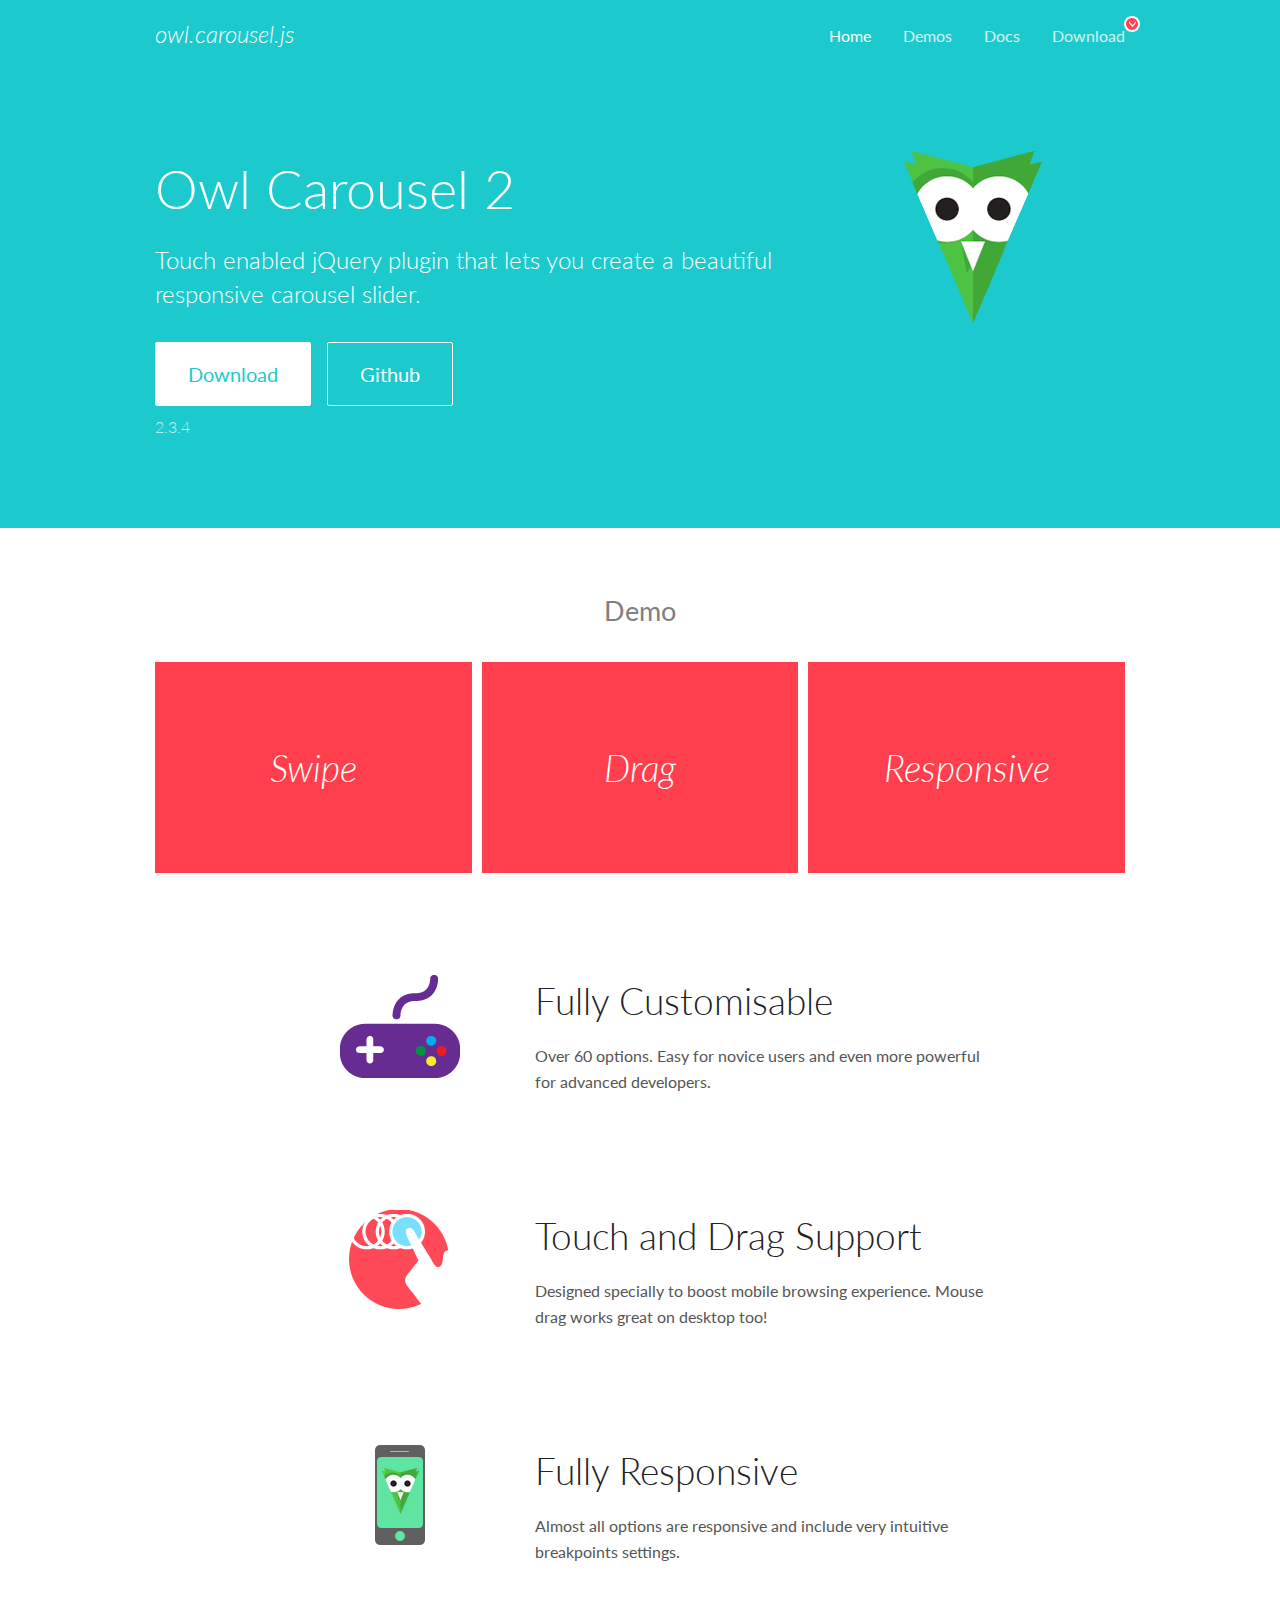
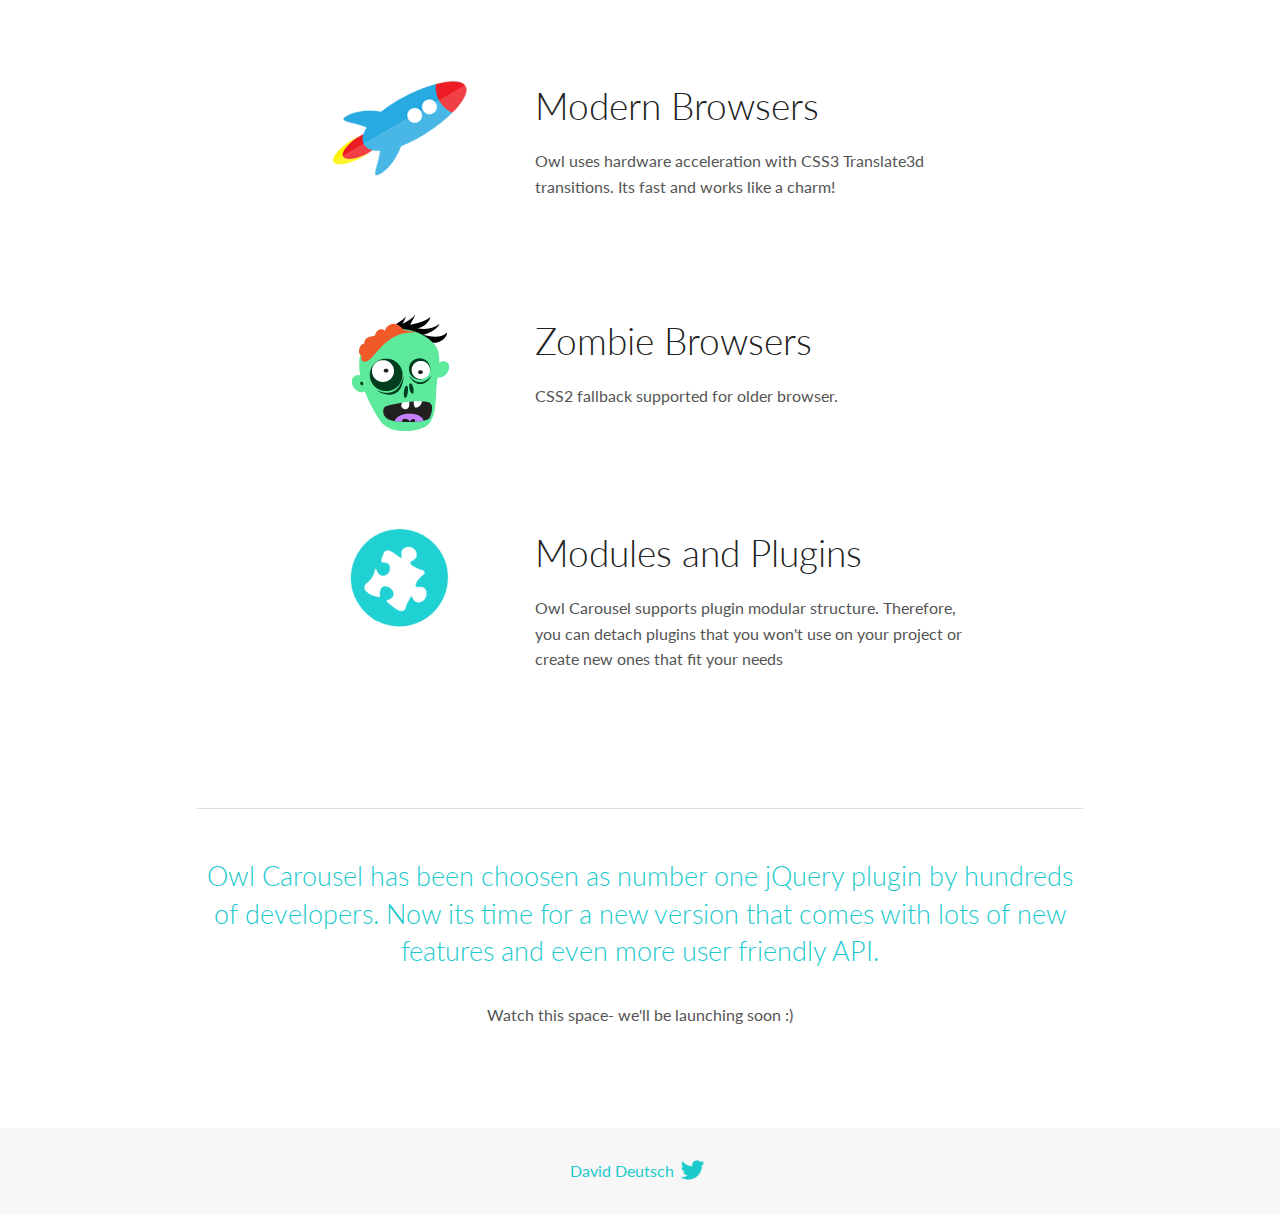
<file: resources/OwlCarousel2-2.3.4/docs/index.html>
<!DOCTYPE html>
<html lang="en">
  <head>

    <!-- head -->
    <meta charset="utf-8">
    <meta name="msapplication-tap-highlight" content="no" />
    <meta name="viewport" content="width=device-width, initial-scale=1.0" />
    <meta name="description" content="Touch enabled jQuery plugin that lets you create beautiful responsive carousel slider.">
    <meta name="author" content="David Deutsch">
    <title>
      Home | Owl Carousel | 2.3.4
    </title>

    <!-- Stylesheets -->
    <link href='https://fonts.googleapis.com/css?family=Lato:300,400,700,400italic,300italic' rel='stylesheet' type='text/css'>
    <link rel="stylesheet" href="assets/css/docs.theme.min.css">

    <!-- Owl Stylesheets -->
    <link rel="stylesheet" href="assets/owlcarousel/assets/owl.carousel.min.css">
    <link rel="stylesheet" href="assets/owlcarousel/assets/owl.theme.default.min.css">

    <!-- HTML5 shim and Respond.js IE8 support of HTML5 elements and media queries -->

    <!--[if lt IE 9]>
      <script src="https://oss.maxcdn.com/libs/html5shiv/3.7.0/html5shiv.js"></script>
      <script src="https://oss.maxcdn.com/libs/respond.js/1.3.0/respond.min.js"></script>
    <![endif]-->

    <!-- Favicons -->
    <link rel="apple-touch-icon-precomposed" sizes="144x144" href="assets/ico/apple-touch-icon-144-precomposed.png">
    <link rel="shortcut icon" href="assets/ico/favicon.png">
    <link rel="shortcut icon" href="favicon.ico">

    <!-- Yeah i know js should not be in header. Its required for demos.-->

    <!-- javascript -->
    <script src="assets/vendors/jquery.min.js"></script>
    <script src="assets/owlcarousel/owl.carousel.js"></script>
  </head>
  <body>

    <!-- header -->
    <header class="header">
      <div class="row">
        <div class="large-12 columns">
          <div class="brand left">
            <h3>
              <a href="/OwlCarousel2/">owl.carousel.js</a> 
            </h3>
          </div>
          <a id="toggle-nav" class="right">
            <span></span> <span></span> <span></span> 
          </a> 
          <div class="nav-bar">
            <ul class="clearfix">
              <li class="active">
                <a href="/OwlCarousel2/index.html">Home</a> 
              </li>
              <li> <a href="/OwlCarousel2/demos/demos.html">Demos</a>  </li>
              <li> <a href="/OwlCarousel2/docs/started-welcome.html">Docs</a>  </li>
              <li>
                <a href="https://github.com/OwlCarousel2/OwlCarousel2/archive/2.3.4.zip">Download</a> 
                <span class="download"></span> 
              </li>
            </ul>
          </div>
        </div>
      </div>
    </header>

    <!-- home panel -->
    <section id="hero">
      <div class="row">
        <div class="large-8 medium-8 columns">
          <h1>Owl Carousel 2</h1>
          <h4>Touch enabled jQuery plugin that lets you create a beautiful responsive carousel slider.</h4>
          <a href="https://github.com/OwlCarousel2/OwlCarousel2/archive/2.3.4.zip" class="hero-button">Download</a> 
          <a href="https://github.com/OwlCarousel2/OwlCarousel2" class="hero-button outline">Github</a> 
          <p>2.3.4</p>
        </div>
        <div class="large-4 medium-4 columns">
          <img class="owl-logo" src="assets/img/owl-logo.png" alt="mr. Owl">
        </div>
      </div>
    </section>

    <!-- body -->
    <div class="home-demo">
      <div class="row">
        <div class="large-12 columns">
          <h3>Demo</h3>
          <div class="owl-carousel">
            <div class="item">
              <h2>Swipe</h2>
            </div>
            <div class="item">
              <h2>Drag</h2>
            </div>
            <div class="item">
              <h2>Responsive</h2>
            </div>
            <div class="item">
              <h2>CSS3</h2>
            </div>
            <div class="item">
              <h2>Fast</h2>
            </div>
            <div class="item">
              <h2>Easy</h2>
            </div>
            <div class="item">
              <h2>Free</h2>
            </div>
            <div class="item">
              <h2>Upgradable</h2>
            </div>
            <div class="item">
              <h2>Tons of options</h2>
            </div>
            <div class="item">
              <h2>Infinity</h2>
            </div>
            <div class="item">
              <h2>Auto Width</h2>
            </div>
          </div>
        </div>
      </div>
    </div>
    <script>
      var owl = $('.owl-carousel');
      owl.owlCarousel({
        margin: 10,
        loop: true,
        responsive: {
          0: {
            items: 1
          },
          600: {
            items: 2
          },
          1000: {
            items: 3
          }
        }
      })
    </script>

    <!-- features -->
    <div id="features">
      <div class="row">
        <div class="small-12 medium-9 small-centered columns">
          <section class="row feature">
            <div class="medium-4 small-12 columns">
              <img src="assets/img/feature-options.png" alt="">
            </div>
            <div class="medium-8 small-12 columns">
              <h2>Fully Customisable</h2>
              <p>Over 60 options. Easy for novice users and even more powerful for advanced developers.</p>
            </div>
          </section>
          <section class="row feature">
            <div class="medium-4 small-12 columns">
              <img src="assets/img/feature-drag.png" alt="">
            </div>
            <div class="medium-8 small-12 columns">
              <h2>Touch and Drag Support</h2>
              <p>Designed specially to boost mobile browsing experience. Mouse drag works great on desktop too!</p>
            </div>
          </section>
          <section class="row feature">
            <div class="medium-4 small-12 columns">
              <img src="assets/img/feature-responsive.png" alt="">
            </div>
            <div class="medium-8 small-12 columns">
              <h2>Fully Responsive</h2>
              <p>Almost all options are responsive and include very intuitive breakpoints settings.</p>
            </div>
          </section>
          <section class="row feature">
            <div class="medium-4 small-12 columns">
              <img src="assets/img/feature-modern.png" alt="">
            </div>
            <div class="medium-8 small-12 columns">
              <h2>Modern Browsers</h2>
              <p>Owl uses hardware acceleration with CSS3 Translate3d transitions. Its fast and works like a charm! </p>
            </div>
          </section>
          <section class="row feature">
            <div class="medium-4 small-12 columns">
              <img src="assets/img/feature-zombie.png" alt="">
            </div>
            <div class="medium-8 small-12 columns">
              <h2>Zombie Browsers</h2>
              <p>CSS2 fallback supported for older browser.</p>
            </div>
          </section>
          <section class="row feature">
            <div class="medium-4 small-12 columns">
              <img src="assets/img/feature-module.png" alt="">
            </div>
            <div class="medium-8 small-12 columns">
              <h2>Modules and Plugins</h2>
              <p>Owl Carousel supports plugin modular structure. Therefore, you can detach plugins that you won&#x27;t use on your project or create new ones that fit your needs</p>
            </div>
          </section>
        </div>
      </div>
    </div>

    <!-- footer -->
    <section id="teaser-text">
      <div class="row">
        <div class="small-12 medium-11 small-centered columns">
          <hr>
          <h3 id="owl-carousel-has-been-choosen-as-number-one-jquery-plugin-by-hundreds-of-developers-now-its-time-for-a-new-version-that-comes-with-lots-of-new-features-and-even-more-user-friendly-api-">Owl Carousel has been choosen as number one jQuery plugin by hundreds of developers. Now its time for a new version that comes with lots of new features and even more user friendly API.</h3>
          <p>Watch this space- we&#39;ll be launching soon :)</p>
        </div>
      </div>
    </section>

    <!-- footer -->
    <footer class="footer">
      <div class="row">
        <div class="large-12 columns">
          <h5>
            <a href="/OwlCarousel2/docs/support-contact.html">David Deutsch</a> 
            <a id="custom-tweet-button" href="https://twitter.com/share?url=https://github.com/OwlCarousel2/OwlCarousel2&text=Owl Carousel - This is so awesome! " target="_blank"></a> 
          </h5>
        </div>
      </div>
    </footer>

    <!-- vendors -->
    <script src="assets/vendors/highlight.js"></script>
    <script src="assets/js/app.js"></script>
  </body>
</html>
</file>
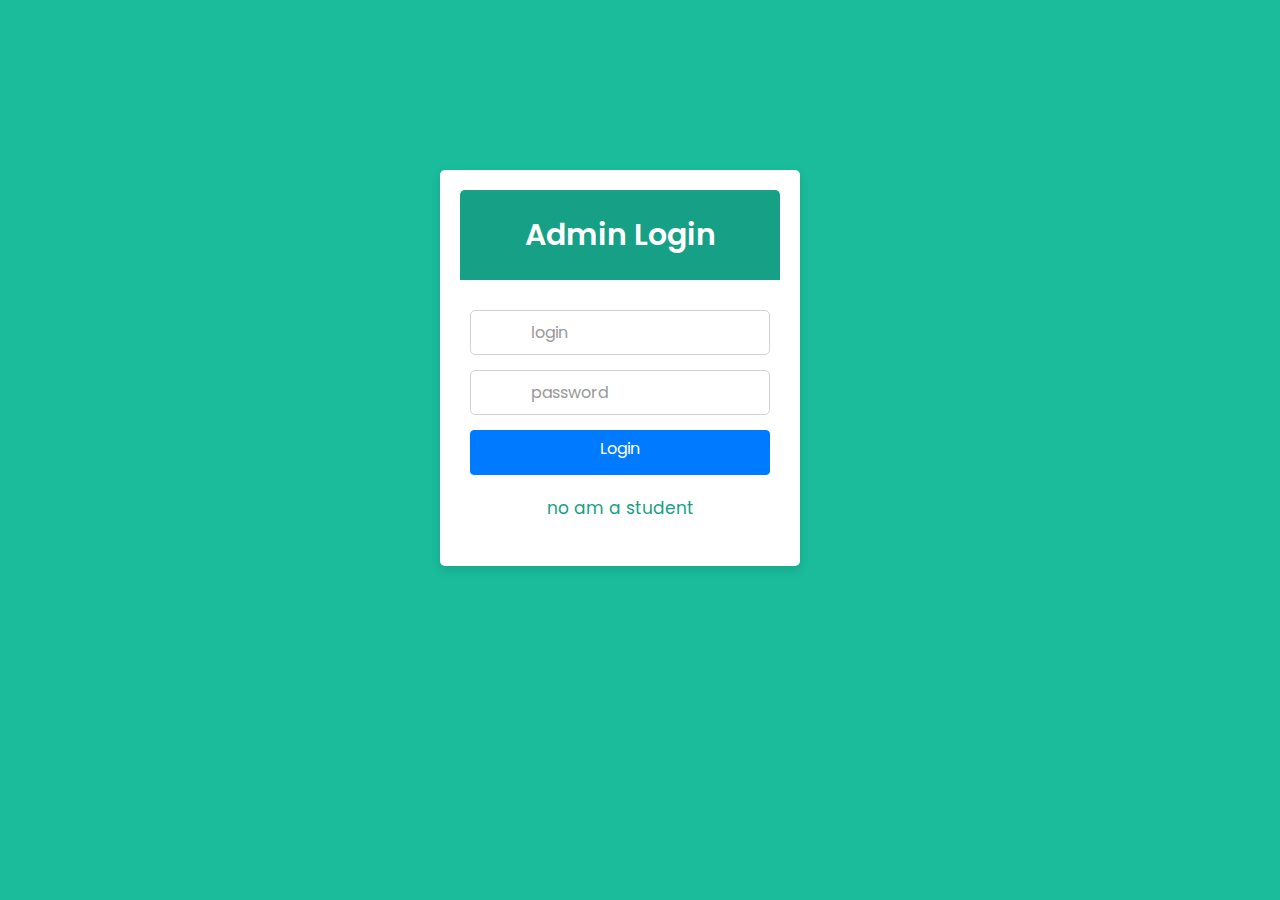
<file: admin_ensa/login_admin.html>
<!DOCTYPE html>
<html lang="en">

<head>
    <meta charset="UTF-8">
    <title>Login</title>
    <link rel="stylesheet" href="https://stackpath.bootstrapcdn.com/bootstrap/4.5.2/css/bootstrap.min.css">
    <link rel="stylesheet" href="../css/login.css">
    <style>
        body {
            font: 14px sans-serif;
        }

        .wrapper {
            width: 360px;
            padding: 20px;
        }
    </style>
</head>

<body>
    <div class="container">
        <div class="wrapper">
            <div class="title"><span>Admin Login</span></div>

            <form action="" method="post">
                <div class="row">
        
                    <input type="text" name="login" class="form-control " placeholder="login">
                    <span class="invalid-feedback"></span>
                </div>
                <div class="row">
                
                    <input type="password" name="password" class="form-control" placeholder="password">
                    <span class="invalid-feedback"></span>
                </div>
                <div class="row button">
                    <a href ="admin.html" class="btn btn-primary" style="display: flex;justify-self:flex-end;width:100%;justify-content:center;">Login</a>
                </div>
                <div class="signup-link"><a href="../student/login.html">no am a student</a></div>
            </form>
        </div>
    </div>
</body>
</html>
</file>
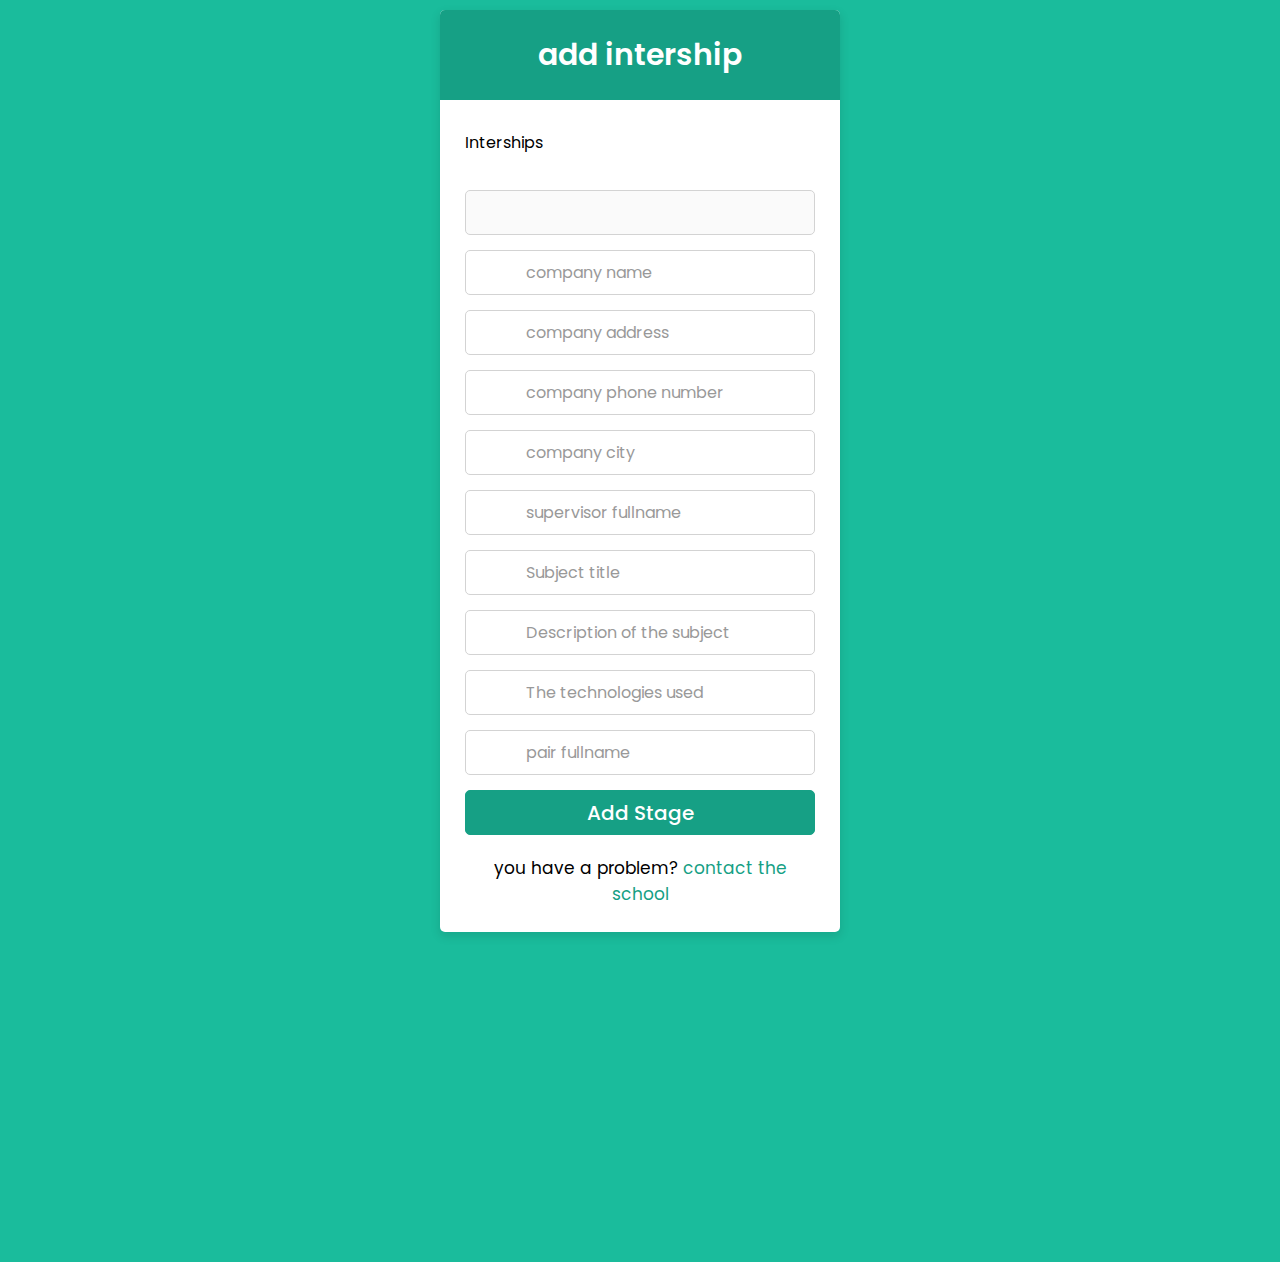
<file: student/add_stage.html>
<!DOCTYPE html>
<!-- Created By CodingLab - www.codinglabweb.com -->
<html lang="en" dir="ltr">

<head>
  <meta charset="utf-8">
  <meta name="viewport" content="width=device-width, initial-scale=1.0">
  <!-- <title>Login Form | CodingLab</title> -->
  <link rel="stylesheet" href="../css/login.css">
  <link rel="stylesheet" href="https://cdnjs.cloudflare.com/ajax/libs/font-awesome/5.15.2/css/all.min.css" />
</head>

<body onload="t()">
  <div class="container">
    <div class="wrapper" style="position:relative;bottom:10em;">
      <div class="title"><span>add intership</span></div>
      <form action="" method="post">
        <div class="row">
                <option>Interships</option>
            </select>
        </div>
        <div class="row">
          <input type="text" disabled name="apogee" id="apogee" value="" required>
        </div>
        <div class="row">
          <input type="text" name="cname" placeholder="company name" required>
        </div>
        <div class="row">
          <input type="text" name="caddress" placeholder="company address" required>
        </div>
        <div class="row">
          <input type="text" name="cphone" placeholder="company phone number" required>
        </div>
        <div class="row">
          <input type="text" name="ccity" placeholder="company city" required>
        </div>
        <div class="row">
          <input type="text" name="sfullname" placeholder="supervisor fullname" required>
        </div>
        <div class="row">
          <input type="text" name="stitle" placeholder="Subject title" required>
        </div>
        <div class="row">
          <input type="text" name="dsubject" placeholder="Description of the subject" required>
        </div>
        <div class="row">
          <input type="text" name="tused" placeholder="The technologies used" required>
        </div>
        <div class="row">
          <input type="text" name="pfullname" placeholder="pair fullname" required>
        </div>
        <div class="row button">
          <a href="./student.html"><input type="button" value="Add Stage" style="justify-content:center;" /></a>
        </div>
        <div class="signup-link">you have a problem? <a href="#">contact the school</a></div>
      </form>
    </div>
  </div>
</body>
</html>
</file>
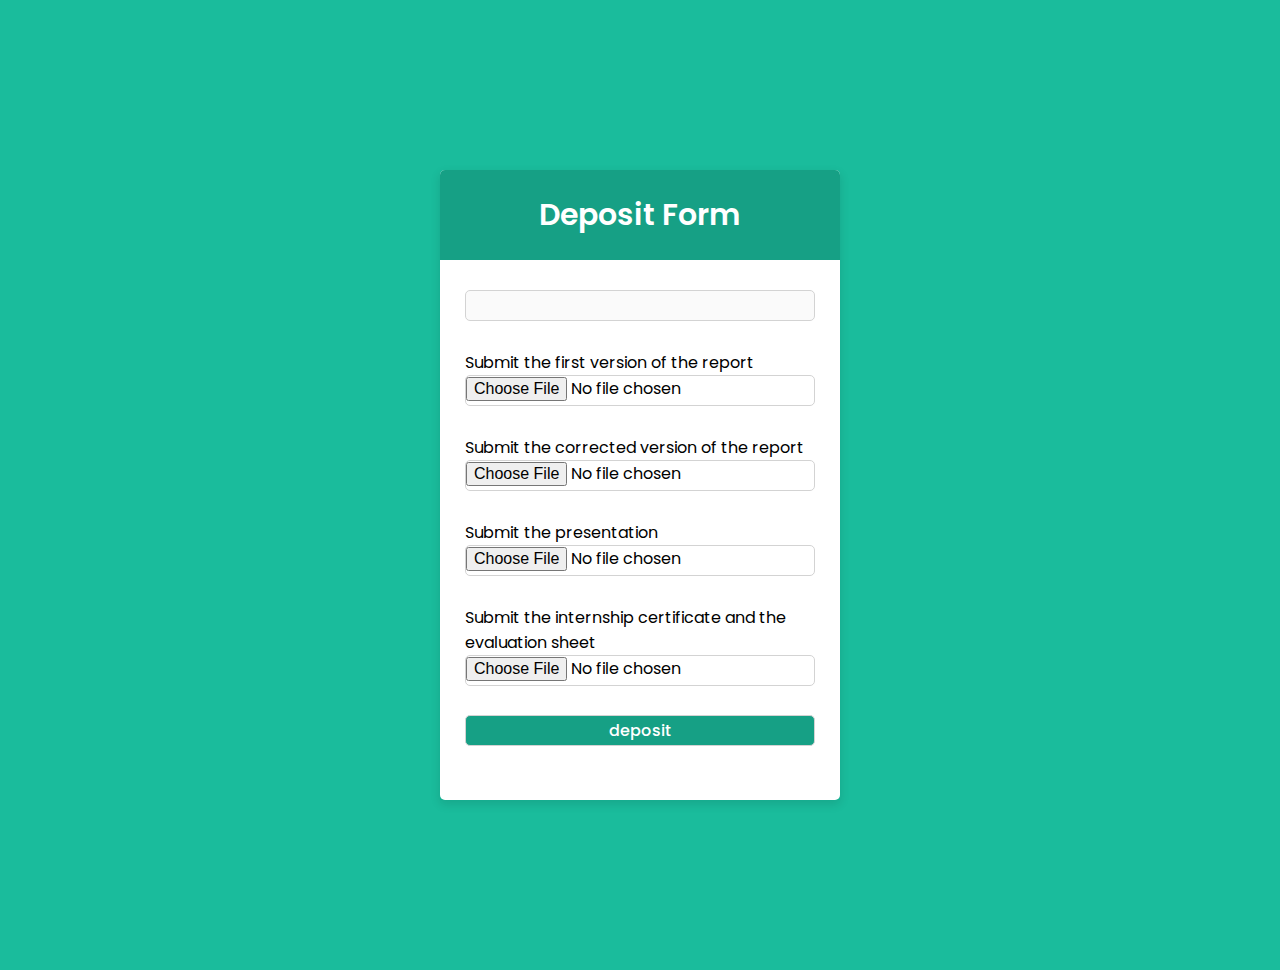
<file: student/deposation.html>
<!DOCTYPE html>
<!-- Created By CodingLab - www.codinglabweb.com -->
<html lang="en" dir="ltr">
  <head>
    <meta charset="utf-8" />
    <meta name="viewport" content="width=device-width, initial-scale=1.0" />
    <!-- <title>Login Form | CodingLab</title> -->
    <link rel="stylesheet" href="../css/login.css" />
    <link
      rel="stylesheet"
      href="https://cdnjs.cloudflare.com/ajax/libs/font-awesome/5.15.2/css/all.min.css"
    />
  </head>
  <body onload="t()">
    <div class="container">
      <div class="wrapper">
        <div class="title"><span>Deposit Form</span></div>
        <form action="" method="post">
          <div class="row">
            <input
              type="text"
              name="apogee"
              id="apogee"
              disabled
              value=""
              required
            />
          </div>
          <label>Submit the first version of the report</label>
          <div class="row"><input type="file"/ name="sfr"></div>
          <label>Submit the corrected version of the report</label>
          <div class="row">
            <input type="file" name="scv" />
          </div>
          <label>Submit the presentation</label>
          <div class="row">
            <input type="file" name="sp" />
          </div>
          <label
            >Submit the internship certificate and the evaluation sheet</label
          >
          <div class="row">
            <input type="file" name="sic" />
          </div>
          <div class="row button">
            <a href="./student.html"><input type="button" value="deposit" style="justify-content:center;" /></a>
          </div>
        </form>
      </div>
    </div>
  </body>
</html>
<style>
  .wrapper form .row input {
    height: 68%;
    width: 100%;
    outline: none;
    padding-left: 60px;
    border-radius: 5px;
    border: 1px solid lightgrey;
    font-size: 16px;
    transition: all 0.3s ease;
  }
  label {
    margin-bottom: 20px;
  }
  .wrapper form .row input {
    height: 68%;
    width: 100%;
    outline: none;
    padding-left: 0px;
    border-radius: 5px;
    border: 1px solid lightgrey;
    font-size: 16px;
    transition: all 0.3s ease;
  }
</style>

<script>
  function t() {
    let itemNew = window.localStorage.getItem("name");
    let id = (document.querySelector("#apogee").value = itemNew);
    console.log(itemNew);
  } 
</script>
</file>
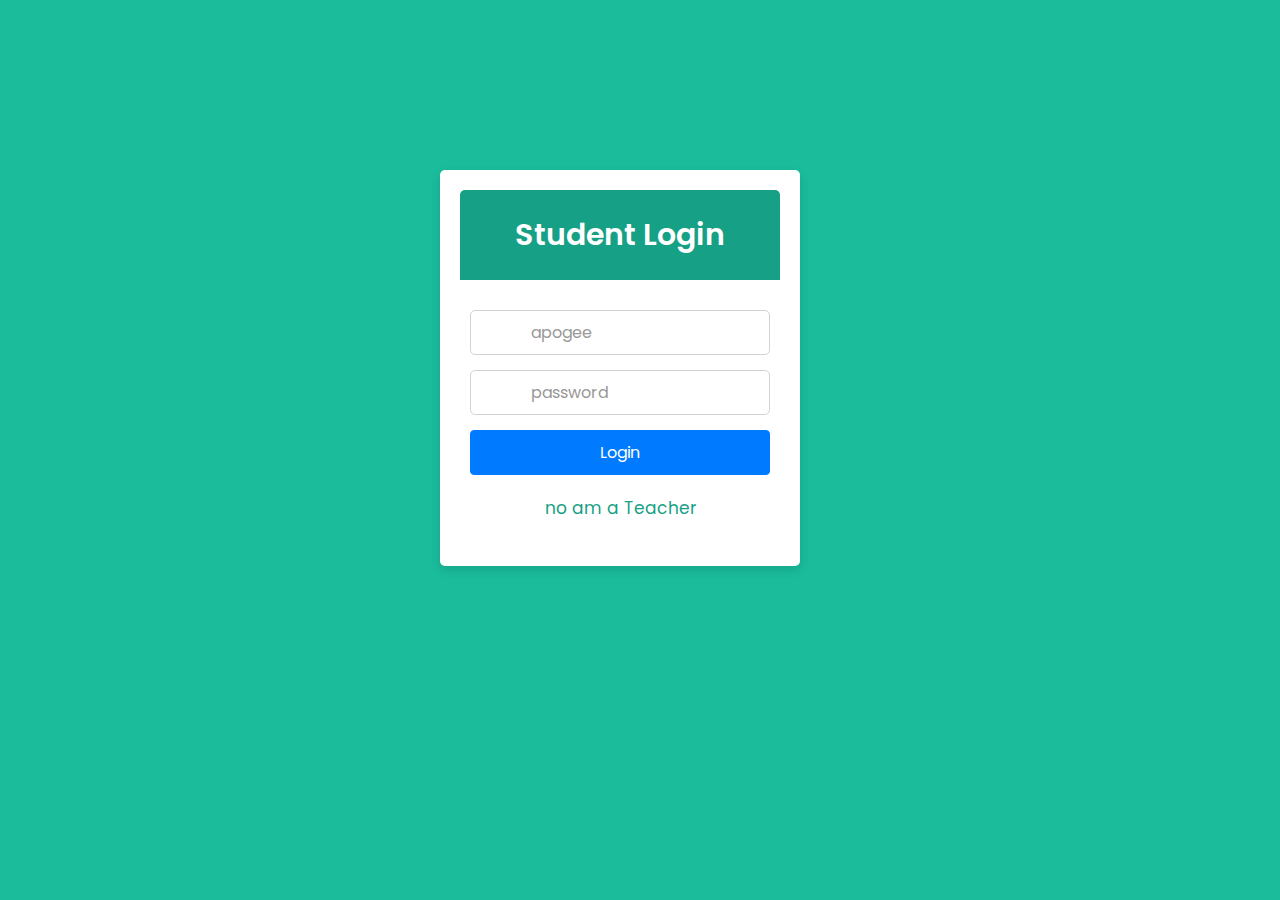
<file: student/login.html>
<!DOCTYPE html>
<html lang="en">

<head>
    <meta charset="UTF-8">
    <title>Login</title>
    <link rel="stylesheet" href="https://stackpath.bootstrapcdn.com/bootstrap/4.5.2/css/bootstrap.min.css">
    <link rel="stylesheet" href="../css/login.css">
    <style>
        body {
            font: 14px sans-serif;
        }

        .wrapper {
            width: 360px;
            padding: 20px;
        }
    </style>
</head>

<body>
    <div class="container">
        <div class="wrapper">
            <div class="title"><span>Student Login</span></div>
          

            <form action="" method="post">
                <div class="row">
        
                    <input type="text" name="apogee" class="form-control " placeholder="apogee">
                    <span class="invalid-feedback"></span>
                </div>
                <div class="row">
                
                    <input type="password" name="password" class="form-control" placeholder="password">
                    <span class="invalid-feedback"></span>
                </div>
                <div class="row button">
                    <a class="btn btn-primary" href="./student.html" style="display:flex;justify-content:center;justify-self:flex-end; width:100%;align-items:center;">Login</a>
                </div>
                <div class="signup-link"><a href="../teacher/login_teacher.html">no am a Teacher</a></div>
            </form>
        </div>
    </div>
</body>
</html>
</file>
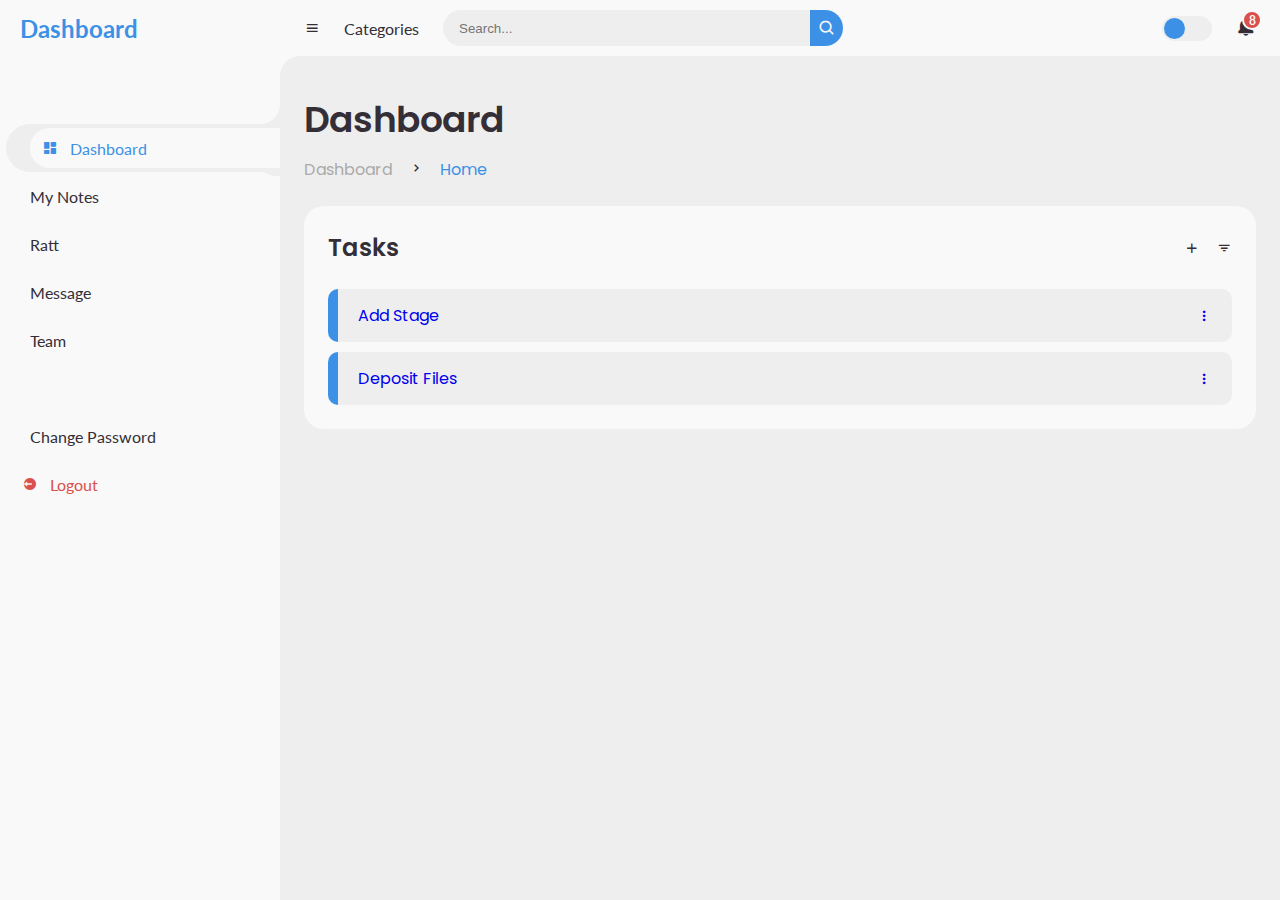
<file: student/student.html>
<!DOCTYPE html>
<html lang="en">
  <head>
    <meta charset="UTF-8" />
    <meta name="viewport" content="width=device-width, initial-scale=1.0" />

    <!-- Boxicons -->
    <link
      href="https://unpkg.com/boxicons@2.0.9/css/boxicons.min.css"
      rel="stylesheet"
    />
    <!-- My CSS -->
    <link rel="stylesheet" href="../css/dashboard.css" />

    <title>AdminHub</title>
  </head>
  <body>
    <!-- SIDEBAR -->
    <section id="sidebar">
      <a href="#" class="brand" style="margin-left: 20px">
        <span class="text">Dashboard</span>
      </a>
      <ul class="side-menu top">
        <li class="active">
          <a href="#" style="margin-left: 20px">
            <i class="bx bxs-dashboard"></i>
            <span class="text">Dashboard</span>
          </a>
        </li>
        <li>
          <a href="#" style="margin-left: 20px">
            <span class="text">My Notes</span>
          </a>
        </li>
        <li>
          <a href="#" style="margin-left: 20px">
            <span class="text">Ratt</span>
          </a>
        </li>
        <li>
          <a href="#" style="margin-left: 20px">
            <span class="text">Message</span>
          </a>
        </li>
        <li>
          <a href="#" style="margin-left: 20px">
            <span class="text">Team</span>
          </a>
        </li>
      </ul>
      <ul class="side-menu">
        <li>
          <a href="./update_profile.html" style="margin-left: 20px">
            <span class="text">Change Password</span>
          </a>
        </li>
        <li>
          <a href="../index.html" class="logout">
            <i class="bx bxs-log-out-circle"></i>
            <span class="text">Logout</span>
          </a>
        </li>
      </ul>
    </section>
    <!-- SIDEBAR -->

    <!-- CONTENT -->
    <section id="content">
      <!-- NAVBAR -->
      <nav>
        <i class="bx bx-menu"></i>
        <a href="#" class="nav-link">Categories</a>
        <form action="#">
          <div class="form-input">
            <input type="search" placeholder="Search..." />
            <button type="submit" class="search-btn">
              <i class="bx bx-search"></i>
            </button>
          </div>
        </form>
        <input type="checkbox" id="switch-mode" hidden />
        <label for="switch-mode" class="switch-mode"></label>
        <a href="#" class="notification">
          <i class="bx bxs-bell"></i>
          <span class="num">8</span>
        </a>
      </nav>
      <!-- NAVBAR -->

      <!-- MAIN -->
      <main>
        <div class="head-title">
          <div class="left">
            <h1>Dashboard</h1>
            <ul class="breadcrumb">
              <li>
                <a href="#">Dashboard</a>
              </li>
              <li><i class="bx bx-chevron-right"></i></li>
              <li>
                <a class="active" href="#">Home</a>
              </li>
            </ul>
          </div>
        </div>
        <div class="table-data">
          <div class="todo">
            <div class="head">
              <h3>Tasks</h3>
              <i class="bx bx-plus"></i>
              <i class="bx bx-filter"></i>
            </div>
            <ul class="todo-list">
              <a href="add_stage.html" 
                ><li class="completed" style="margin-bottom: 10px;">
                  <p>Add Stage</p>
                  <i class="bx bx-dots-vertical-rounded"></i>
                </li>
              </a>
              <a href="deposation.html"
                ><li class="completed">
                  <p>Deposit Files</p>
                  <i class="bx bx-dots-vertical-rounded"></i>
                </li>
              </a>
            </ul>
          </div>
        </div>
      </main>
      <!-- MAIN -->
    </section>
    <!-- CONTENT -->

    <script src="../js/dashboard.js"></script>
  </body>
</html>
</file>
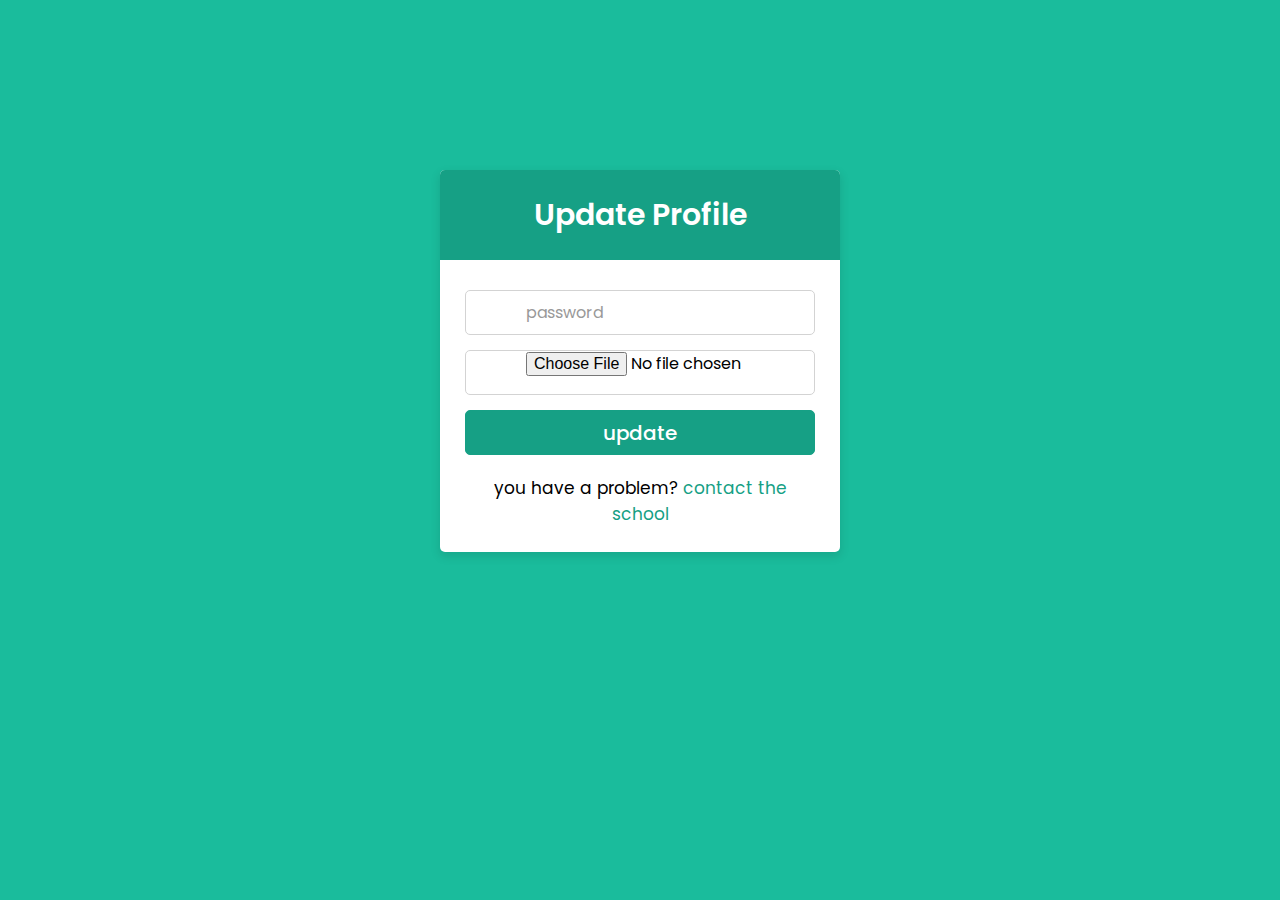
<file: student/update_profile.html>
<html lang="en" dir="ltr">

<head>
  <meta charset="utf-8" />
  <meta name="viewport" content="width=device-width, initial-scale=1.0" />
  <!-- <title>Login Form | CodingLab</title> -->
  <link rel="stylesheet" href="../css/login.css" />
  <link rel="stylesheet" href="https://cdnjs.cloudflare.com/ajax/libs/font-awesome/5.15.2/css/all.min.css" />
</head>

<body>
  <div class="container">
    <div class="wrapper">
      <div class="title"><span>Update Profile</span></div>
      <form name="frmUser" method="post" action="#">
        <div class="row">
          <input type="text" name="password" class="txtField" placeholder="password" value=""  />
        </div>
        <div class="row">
          <input type="file" name="picture" class="txtField" value="" />
        </div>
        <div class="row button">
          <a href="./student.html"><input type="button" value="update" style="justify-content:center;" /></a>
        </div>
        <div class="signup-link">
          you have a problem? <a href="#">contact the school</a>
        </div>
      </form>
    </div>
  </div>
</body>

</html>
</file>
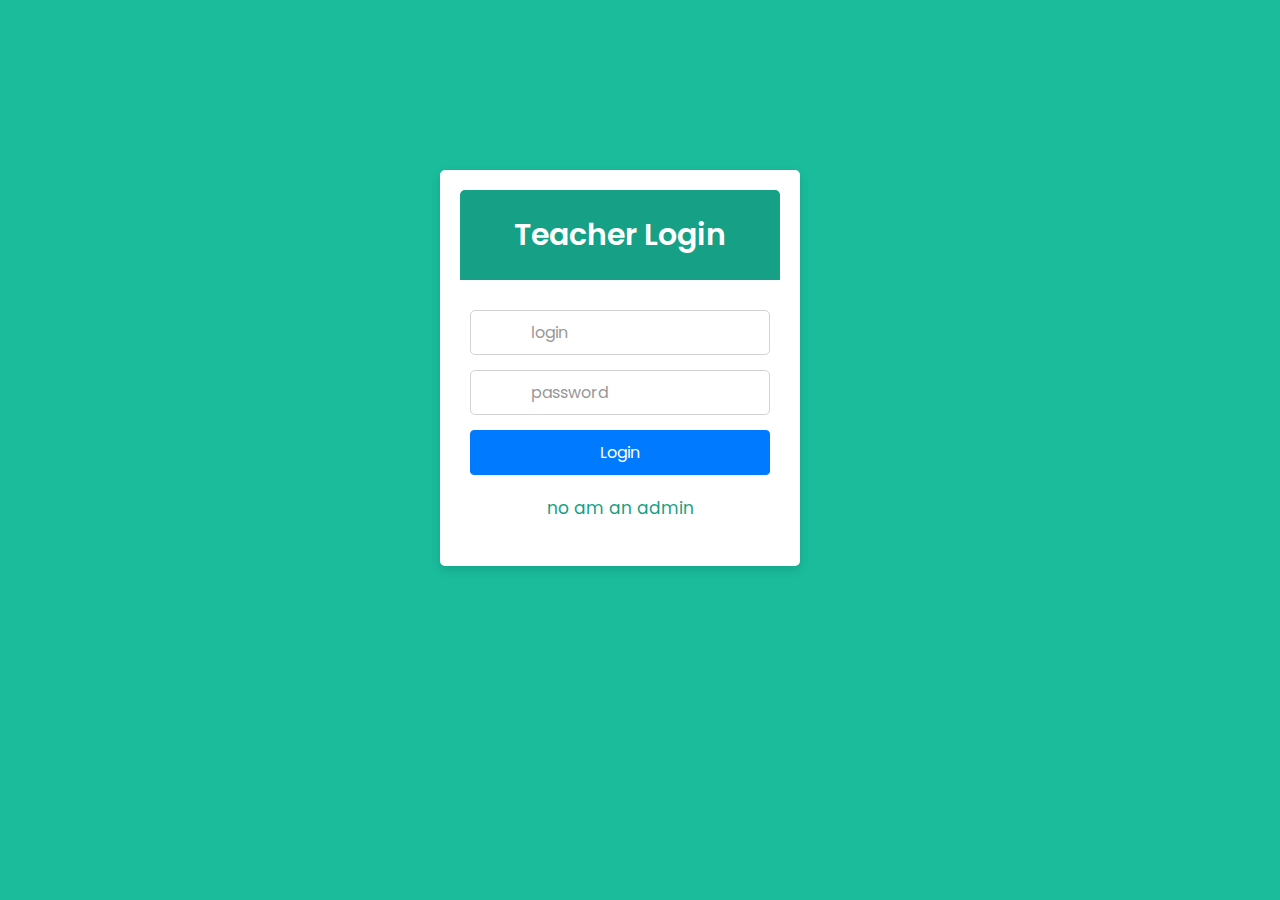
<file: teacher/login_teacher.html>
<!DOCTYPE html>
<html lang="en">

<head>
    <meta charset="UTF-8">
    <title>Login</title>
    <link rel="stylesheet" href="https://stackpath.bootstrapcdn.com/bootstrap/4.5.2/css/bootstrap.min.css">
    <link rel="stylesheet" href="../css/login.css">
    <style>
        body {
            font: 14px sans-serif;
        }

        .wrapper {
            width: 360px;
            padding: 20px;
        }
    </style>
</head>

<body>
    <div class="container">
        <div class="wrapper">
            <div class="title"><span>Teacher Login</span></div>
            <form action="" method="post">
                <div class="row">
        
                    <input type="text" name="login" class="form-control " placeholder="login">
                    <span class="invalid-feedback"></span>
                </div>
                <div class="row">
                
                    <input type="password" name="password" class="form-control" placeholder="password">
                    <span class="invalid-feedback"></span>
                </div>
                <div class="row button">
                    <a class="btn btn-primary" href="./teacher.html" style="display:flex;justify-content:center;justify-self:flex-end; width:100%;align-items:center;">Login</a>
                </div>
               <div class="signup-link"><a href="../admin_ensa/login_admin.html">no am an admin</a></div>
            </form>
        </div>
    </div>
</body>
</html>
</file>
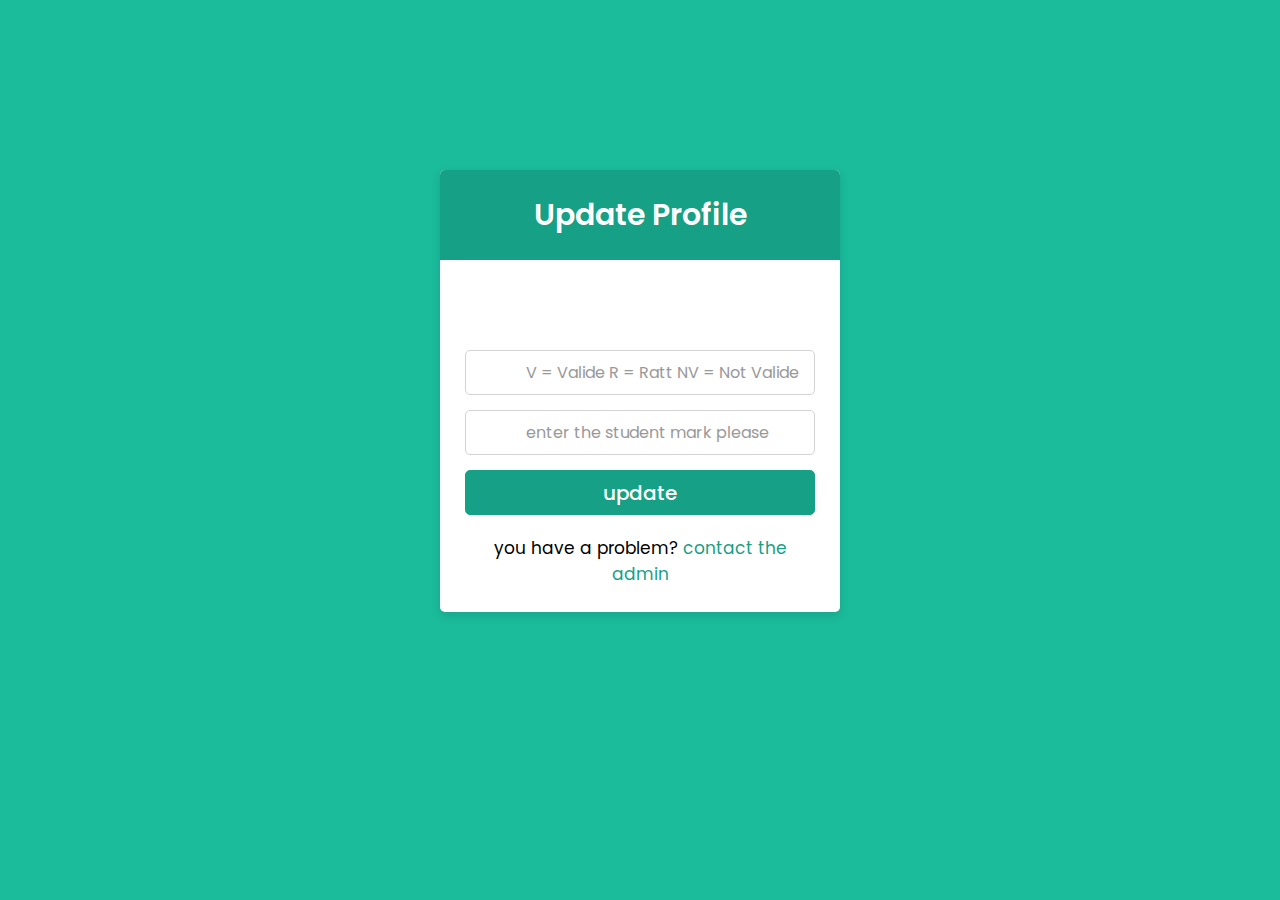
<file: teacher/noting.html>
<!DOCTYPE html>
<html lang="en" dir="ltr">

<head>
    <meta charset="utf-8" />
    <meta name="viewport" content="width=device-width, initial-scale=1.0" />
    <link rel="stylesheet" href="../css/login.css" />
    <link rel="stylesheet" href="https://cdnjs.cloudflare.com/ajax/libs/font-awesome/5.15.2/css/all.min.css" />
</head>

<body>
    <div class="container">
        <div class="wrapper">
            <div class="title"><span>Update Profile</span></div>
            <form name="frmUser" method="post" action="">
                <div class="row">

                    <input type="hidden" name="id" class="txtField" value="" />
                </div>
                <div class="row">
                    <input type="text" name="validation" class="apogee" placeholder="V = Valide R = Ratt NV = Not Valide" value="">
                </div>
                <div class="row">
                    <input type="text" name="mark" class="apogee" placeholder="enter the student mark please" value="">
                </div>
                <div class="row button">
                    <a href="./teacher.html"><input type="button" value="update" style="justify-content:center;" /></a>
                  </div>
                <div class="signup-link">
                    you have a problem? <a href="#">contact the admin</a>
                </div>
            </form>
        </div>
    </div>
</body>

</html>
<script>
</file>
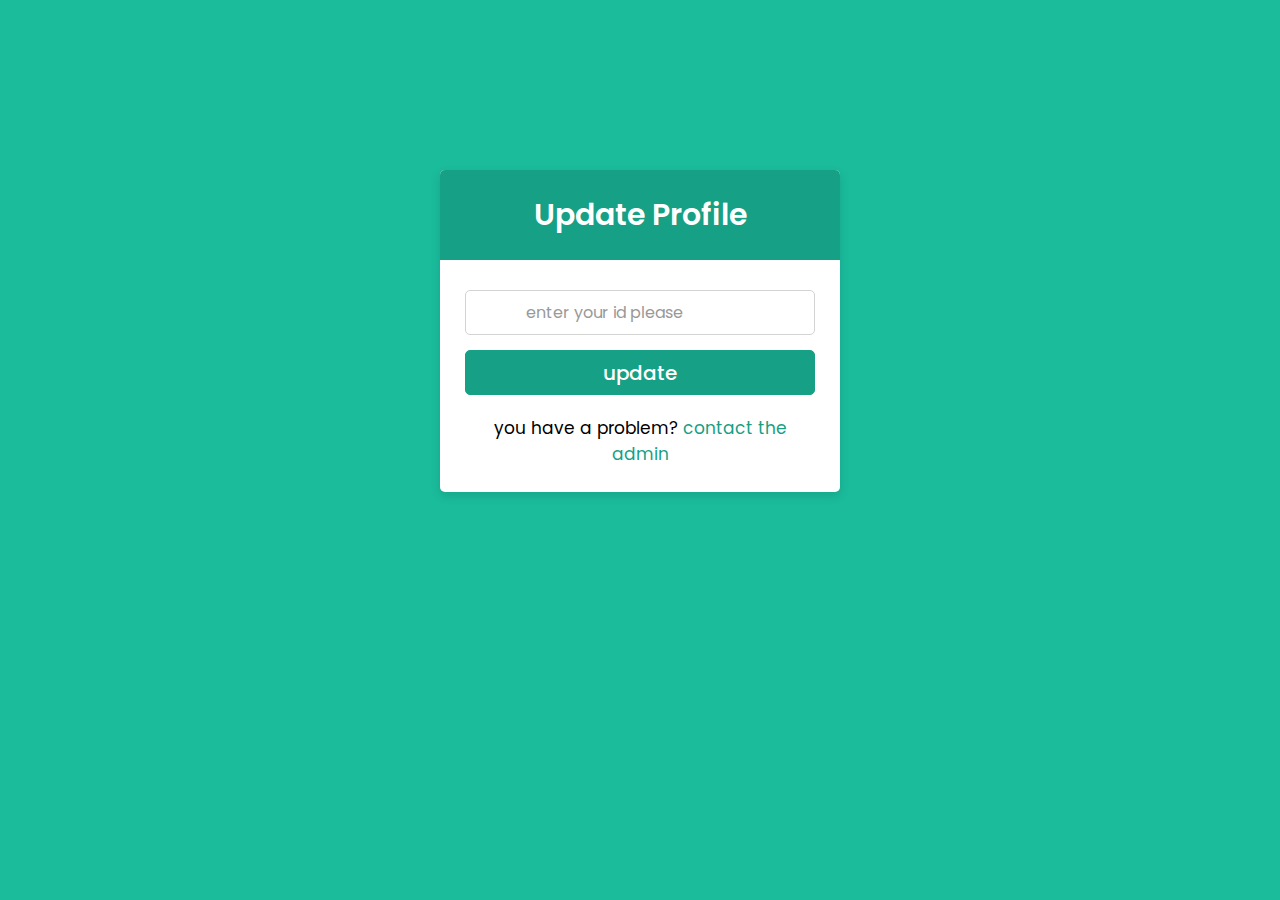
<file: teacher/supervise.html>
<!DOCTYPE html>
<html lang="en" dir="ltr">
<head>
  <meta charset="utf-8" />
  <meta name="viewport" content="width=device-width, initial-scale=1.0" />
  <link rel="stylesheet" href="../css/login.css" />
  <link rel="stylesheet" href="https://cdnjs.cloudflare.com/ajax/libs/font-awesome/5.15.2/css/all.min.css" />
</head>
<body>
  <div class="container">
    <div class="wrapper">
      <div class="title"><span>Update Profile</span></div>
      <form name="frmUser" method="post" action="">
        <div class="row">
            
          <input type="hidden" name="id" class="txtField" value="" />
          <input type="text" name="id_teacher" class="apogee" placeholder="enter your id please" value="">
        </div>
        <div class="row button">
            <a href="./teacher.html"><input type="button" value="update" style="justify-content:center;" /></a>
          </div>
        <div class="signup-link">
          you have a problem? <a href="#">contact the admin</a>
        </div>
      </form>
    </div>
  </div>
</body>
</html>
<script>
</file>
<file: css/login.css>
@import url('https://fonts.googleapis.com/css2?family=Poppins:wght@200;300;400;500;600;700&display=swap');
*{
  margin: 0;
  padding: 0;
  box-sizing: border-box;
  font-family: 'Poppins',sans-serif;
}
body{
  background: #1abc9c;
}
::selection{
  background: rgba(26,188,156,0.3);
}
.container{
  max-width: 440px;
  padding: 0 20px;
  margin: 170px auto;
}
.wrapper{
  width: 100%;
  background: #fff;
  border-radius: 5px;
  box-shadow: 0px 4px 10px 1px rgba(0,0,0,0.1);
}
.wrapper .title{
  height: 90px;
  background: #16a085;
  border-radius: 5px 5px 0 0;
  color: #fff;
  font-size: 30px;
  font-weight: 600;
  display: flex;
  align-items: center;
  justify-content: center;
}
.wrapper form{
  padding: 30px 25px 25px 25px;
}
.wrapper form .row{
  height: 45px;
  margin-bottom: 15px;
  position: relative;
}
.wrapper form .row input{
  height: 100%;
  width: 100%;
  outline: none;
  padding-left: 60px;
  border-radius: 5px;
  border: 1px solid lightgrey;
  font-size: 16px;
  transition: all 0.3s ease;
}
form .row input:focus{
  border-color: #16a085;
  box-shadow: inset 0px 0px 2px 2px rgba(26,188,156,0.25);
}
form .row input::placeholder{
  color: #999;
}
.wrapper form .row i{
  position: absolute;
  width: 47px;
  height: 100%;
  color: #fff;
  font-size: 18px;
  background: #16a085;
  border: 1px solid #16a085;
  border-radius: 5px 0 0 5px;
  display: flex;
  align-items: center;
  justify-content: center;
}
.wrapper form .pass{
  margin: -8px 0 20px 0;
}
.wrapper form .pass a{
  color: #16a085;
  font-size: 17px;
  text-decoration: none;
}
.wrapper form .pass a:hover{
  text-decoration: underline;
}
.wrapper form .button input{
  color: #fff;
  font-size: 20px;
  font-weight: 500;
  padding-left: 0px;
  background: #16a085;
  border: 1px solid #16a085;
  cursor: pointer;
}
form .button input:hover{
  background: #12876f;
}
.wrapper form .signup-link{
  text-align: center;
  margin-top: 20px;
  font-size: 17px;
}
.wrapper form .signup-link a{
  color: #16a085;
  text-decoration: none;
}
form .signup-link a:hover{
  text-decoration: underline;
}
</file>
<file: css/dashboard.css>
@import url('https://fonts.googleapis.com/css2?family=Lato:wght@400;700&family=Poppins:wght@400;500;600;700&display=swap');

* {
	margin: 0;
	padding: 0;
	box-sizing: border-box;
}

a {
	text-decoration: none;
}

li {
	list-style: none;
}

:root {
	--poppins: 'Poppins', sans-serif;
	--lato: 'Lato', sans-serif;

	--light: #F9F9F9;
	--blue: #3C91E6;
	--light-blue: #CFE8FF;
	--grey: #eee;
	--dark-grey: #AAAAAA;
	--dark: #342E37;
	--red: #DB504A;
	--yellow: #FFCE26;
	--light-yellow: #FFF2C6;
	--orange: #FD7238;
	--light-orange: #FFE0D3;
}

html {
	overflow-x: hidden;
}

body.dark {
	--light: #0C0C1E;
	--grey: #060714;
	--dark: #FBFBFB;
}

body {
	background: var(--grey);
	overflow-x: hidden;
}





/* SIDEBAR */
#sidebar {
	position: fixed;
	top: 0;
	left: 0;
	width: 280px;
	height: 100%;
	background: var(--light);
	z-index: 2000;
	font-family: var(--lato);
	transition: .3s ease;
	overflow-x: hidden;
	scrollbar-width: none;
}
#sidebar::--webkit-scrollbar {
	display: none;
}
#sidebar.hide {
	width: 60px;
}
#sidebar .brand {
	font-size: 24px;
	font-weight: 700;
	height: 56px;
	display: flex;
	align-items: center;
	color: var(--blue);
	position: sticky;
	top: 0;
	left: 0;
	background: var(--light);
	z-index: 500;
	padding-bottom: 20px;
	box-sizing: content-box;
}
#sidebar .brand .bx {
	min-width: 60px;
	display: flex;
	justify-content: center;
}
#sidebar .side-menu {
	width: 100%;
	margin-top: 48px;
}
#sidebar .side-menu li {
	height: 48px;
	background: transparent;
	margin-left: 6px;
	border-radius: 48px 0 0 48px;
	padding: 4px;
}
#sidebar .side-menu li.active {
	background: var(--grey);
	position: relative;
}
#sidebar .side-menu li.active::before {
	content: '';
	position: absolute;
	width: 40px;
	height: 40px;
	border-radius: 50%;
	top: -40px;
	right: 0;
	box-shadow: 20px 20px 0 var(--grey);
	z-index: -1;
}
#sidebar .side-menu li.active::after {
	content: '';
	position: absolute;
	width: 40px;
	height: 40px;
	border-radius: 50%;
	bottom: -40px;
	right: 0;
	box-shadow: 20px -20px 0 var(--grey);
	z-index: -1;
}
#sidebar .side-menu li a {
	width: 100%;
	height: 100%;
	background: var(--light);
	display: flex;
	align-items: center;
	border-radius: 48px;
	font-size: 16px;
	color: var(--dark);
	white-space: nowrap;
	overflow-x: hidden;
}
#sidebar .side-menu.top li.active a {
	color: var(--blue);
}
#sidebar.hide .side-menu li a {
	width: calc(48px - (4px * 2));
	transition: width .3s ease;
}
#sidebar .side-menu li a.logout {
	color: var(--red);
}
#sidebar .side-menu.top li a:hover {
	color: var(--blue);
}
#sidebar .side-menu li a .bx {
	min-width: calc(60px  - ((4px + 6px) * 2));
	display: flex;
	justify-content: center;
}
/* SIDEBAR */





/* CONTENT */
#content {
	position: relative;
	width: calc(100% - 280px);
	left: 280px;
	transition: .3s ease;
}
#sidebar.hide ~ #content {
	width: calc(100% - 60px);
	left: 60px;
}




/* NAVBAR */
#content nav {
	height: 56px;
	background: var(--light);
	padding: 0 24px;
	display: flex;
	align-items: center;
	grid-gap: 24px;
	font-family: var(--lato);
	position: sticky;
	top: 0;
	left: 0;
	z-index: 1000;
}
#content nav::before {
	content: '';
	position: absolute;
	width: 40px;
	height: 40px;
	bottom: -40px;
	left: 0;
	border-radius: 50%;
	box-shadow: -20px -20px 0 var(--light);
}
#content nav a {
	color: var(--dark);
}
#content nav .bx.bx-menu {
	cursor: pointer;
	color: var(--dark);
}
#content nav .nav-link {
	font-size: 16px;
	transition: .3s ease;
}
#content nav .nav-link:hover {
	color: var(--blue);
}
#content nav form {
	max-width: 400px;
	width: 100%;
	margin-right: auto;
}
#content nav form .form-input {
	display: flex;
	align-items: center;
	height: 36px;
}
#content nav form .form-input input {
	flex-grow: 1;
	padding: 0 16px;
	height: 100%;
	border: none;
	background: var(--grey);
	border-radius: 36px 0 0 36px;
	outline: none;
	width: 100%;
	color: var(--dark);
}
#content nav form .form-input button {
	width: 36px;
	height: 100%;
	display: flex;
	justify-content: center;
	align-items: center;
	background: var(--blue);
	color: var(--light);
	font-size: 18px;
	border: none;
	outline: none;
	border-radius: 0 36px 36px 0;
	cursor: pointer;
}
#content nav .notification {
	font-size: 20px;
	position: relative;
}
#content nav .notification .num {
	position: absolute;
	top: -6px;
	right: -6px;
	width: 20px;
	height: 20px;
	border-radius: 50%;
	border: 2px solid var(--light);
	background: var(--red);
	color: var(--light);
	font-weight: 700;
	font-size: 12px;
	display: flex;
	justify-content: center;
	align-items: center;
}
#content nav .profile img {
	width: 36px;
	height: 36px;
	object-fit: cover;
	border-radius: 50%;
}
#content nav .switch-mode {
	display: block;
	min-width: 50px;
	height: 25px;
	border-radius: 25px;
	background: var(--grey);
	cursor: pointer;
	position: relative;
}
#content nav .switch-mode::before {
	content: '';
	position: absolute;
	top: 2px;
	left: 2px;
	bottom: 2px;
	width: calc(25px - 4px);
	background: var(--blue);
	border-radius: 50%;
	transition: all .3s ease;
}
#content nav #switch-mode:checked + .switch-mode::before {
	left: calc(100% - (25px - 4px) - 2px);
}
/* NAVBAR */





/* MAIN */
#content main {
	width: 100%;
	padding: 36px 24px;
	font-family: var(--poppins);
	max-height: calc(100vh - 56px);
	overflow-y: auto;
}
#content main .head-title {
	display: flex;
	align-items: center;
	justify-content: space-between;
	grid-gap: 16px;
	flex-wrap: wrap;
}
#content main .head-title .left h1 {
	font-size: 36px;
	font-weight: 600;
	margin-bottom: 10px;
	color: var(--dark);
}
#content main .head-title .left .breadcrumb {
	display: flex;
	align-items: center;
	grid-gap: 16px;
}
#content main .head-title .left .breadcrumb li {
	color: var(--dark);
}
#content main .head-title .left .breadcrumb li a {
	color: var(--dark-grey);
	pointer-events: none;
}
#content main .head-title .left .breadcrumb li a.active {
	color: var(--blue);
	pointer-events: unset;
}
#content main .head-title .btn-download {
	height: 36px;
	padding: 0 16px;
	border-radius: 36px;
	background: var(--blue);
	color: var(--light);
	display: flex;
	justify-content: center;
	align-items: center;
	grid-gap: 10px;
	font-weight: 500;
}




#content main .box-info {
	display: grid;
	grid-template-columns: repeat(auto-fit, minmax(240px, 1fr));
	grid-gap: 24px;
	margin-top: 36px;
}
#content main .box-info li {
	padding: 24px;
	background: var(--light);
	border-radius: 20px;
	display: flex;
	align-items: center;
	grid-gap: 24px;
}
#content main .box-info li .bx {
	width: 80px;
	height: 80px;
	border-radius: 10px;
	font-size: 36px;
	display: flex;
	justify-content: center;
	align-items: center;
}
#content main .box-info li:nth-child(1) .bx {
	background: var(--light-blue);
	color: var(--blue);
}
#content main .box-info li:nth-child(2) .bx {
	background: var(--light-yellow);
	color: var(--yellow);
}
#content main .box-info li:nth-child(3) .bx {
	background: var(--light-orange);
	color: var(--orange);
}
#content main .box-info li .text h3 {
	font-size: 24px;
	font-weight: 600;
	color: var(--dark);
}
#content main .box-info li .text p {
	color: var(--dark);	
}





#content main .table-data {
	display: flex;
	flex-wrap: wrap;
	grid-gap: 24px;
	margin-top: 24px;
	width: 100%;
	color: var(--dark);
}
#content main .table-data > div {
	border-radius: 20px;
	background: var(--light);
	padding: 24px;
	overflow-x: auto;
}
#content main .table-data .head {
	display: flex;
	align-items: center;
	grid-gap: 16px;
	margin-bottom: 24px;
}
#content main .table-data .head h3 {
	margin-right: auto;
	font-size: 24px;
	font-weight: 600;
}
#content main .table-data .head .bx {
	cursor: pointer;
}

#content main .table-data .order {
	flex-grow: 1;
	flex-basis: 500px;
}
#content main .table-data .order table {
	width: 100%;
	border-collapse: collapse;
}
#content main .table-data .order table th {
	padding-bottom: 12px;
	font-size: 13px;
	text-align: left;
	border-bottom: 1px solid var(--grey);
}
#content main .table-data .order table td {
	padding: 16px 0;
}
#content main .table-data .order table tr td:first-child {
	display: flex;
	align-items: center;
	grid-gap: 12px;
	padding-left: 6px;
}
#content main .table-data .order table td img {
	width: 36px;
	height: 36px;
	border-radius: 50%;
	object-fit: cover;
}
#content main .table-data .order table tbody tr:hover {
	background: var(--grey);
}
#content main .table-data .order table tr td .status {
	font-size: 10px;
	padding: 6px 16px;
	color: var(--light);
	border-radius: 20px;
	font-weight: 700;
}
#content main .table-data .order table tr td .status.completed {
	background: var(--blue);
}
#content main .table-data .order table tr td .status.process {
	background: var(--yellow);
}
#content main .table-data .order table tr td .status.pending {
	background: var(--orange);
}


#content main .table-data .todo {
	flex-grow: 1;
	flex-basis: 300px;
}
#content main .table-data .todo .todo-list {
	width: 100%;
}
#content main .table-data .todo .todo-list li {
	width: 100%;
	margin-bottom: 16px;
	background: var(--grey);
	border-radius: 10px;
	padding: 14px 20px;
	display: flex;
	justify-content: space-between;
	align-items: center;
}
#content main .table-data .todo .todo-list li .bx {
	cursor: pointer;
}
#content main .table-data .todo .todo-list li.completed {
	border-left: 10px solid var(--blue);
}
#content main .table-data .todo .todo-list li.not-completed {
	border-left: 10px solid var(--orange);
}
#content main .table-data .todo .todo-list li:last-child {
	margin-bottom: 0;
}
/* MAIN */
/* CONTENT */









@media screen and (max-width: 768px) {
	#sidebar {
		width: 200px;
	}

	#content {
		width: calc(100% - 60px);
		left: 200px;
	}

	#content nav .nav-link {
		display: none;
	}
}






@media screen and (max-width: 576px) {
	#content nav form .form-input input {
		display: none;
	}

	#content nav form .form-input button {
		width: auto;
		height: auto;
		background: transparent;
		border-radius: none;
		color: var(--dark);
	}

	#content nav form.show .form-input input {
		display: block;
		width: 100%;
	}
	#content nav form.show .form-input button {
		width: 36px;
		height: 100%;
		border-radius: 0 36px 36px 0;
		color: var(--light);
		background: var(--red);
	}

	#content nav form.show ~ .notification,
	#content nav form.show ~ .profile {
		display: none;
	}

	#content main .box-info {
		grid-template-columns: 1fr;
	}

	#content main .table-data .head {
		min-width: 420px;
	}
	#content main .table-data .order table {
		min-width: 420px;
	}
	#content main .table-data .todo .todo-list {
		min-width: 420px;
	}
}
</file>
